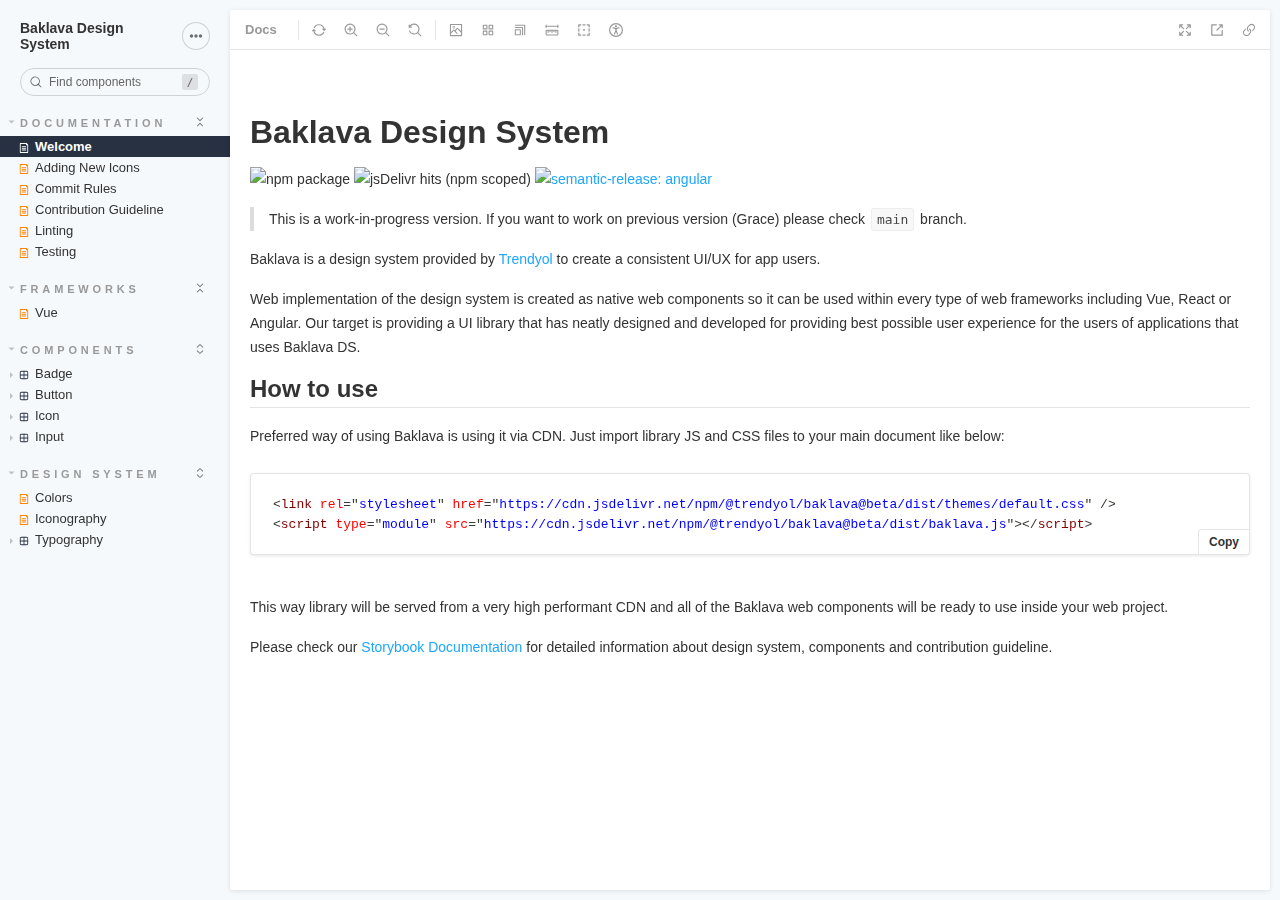
<file: index.html>
<!doctype html><html lang="en"><head><meta charset="utf-8"/><title>Baklava Design System</title><meta name="viewport" content="width=device-width,initial-scale=1"/><style>html, body {
    overflow: hidden;
    height: 100%;
    width: 100%;
    margin: 0;
    padding: 0;
  }

  * {
    box-sizing: border-box;
  }</style><script>/* globals window */
  /* eslint-disable no-underscore-dangle */
  try {
    if (window.top !== window) {
      window.__REACT_DEVTOOLS_GLOBAL_HOOK__ = window.top.__REACT_DEVTOOLS_GLOBAL_HOOK__;
    }
  } catch (e) {
    // eslint-disable-next-line no-console
    console.warn('unable to connect to top frame for connecting dev tools');
  }

  window.onerror = function onerror(message, source, line, column, err) {
    if (window.CONFIG_TYPE !== 'DEVELOPMENT') return;
    // eslint-disable-next-line no-var, vars-on-top
    var xhr = new window.XMLHttpRequest();
    xhr.open('POST', '/runtime-error');
    xhr.setRequestHeader('Content-Type', 'application/json;charset=UTF-8');
    xhr.send(
      JSON.stringify({
        /* eslint-disable object-shorthand */
        message: message,
        source: source,
        line: line,
        column: column,
        error: err && { message: err.message, name: err.name, stack: err.stack },
        origin: 'manager',
        /* eslint-enable object-shorthand */
      })
    );
  };</script><style>#root[hidden],
      #docs-root[hidden] {
        display: none !important;
      }</style></head><body><div id="root"></div><div id="docs-root"></div><script>window['CONFIG_TYPE'] = "PRODUCTION";
          
      
          
            window['LOGLEVEL'] = "info";
          
      
          
            window['FEATURES'] = {"postcss":false,"emotionAlias":false,"warnOnLegacyHierarchySeparator":true,"buildStoriesJson":true,"storyStoreV7":false,"modernInlineRender":false,"breakingChangesV7":false,"interactionsDebugger":true,"babelModeV7":false,"argTypeTargetsV7":false,"previewMdx2":false};
          
      
          
      
          
      
          
            window['DOCS_MODE'] = false;</script><script src="runtime~main.476c1a073f520f8c9773.manager.bundle.js"></script><script src="vendors~main.36faa65dfbc153fd3d54.manager.bundle.js"></script><script src="main.d59a8a608af8805299bd.manager.bundle.js"></script></body></html>
</file>
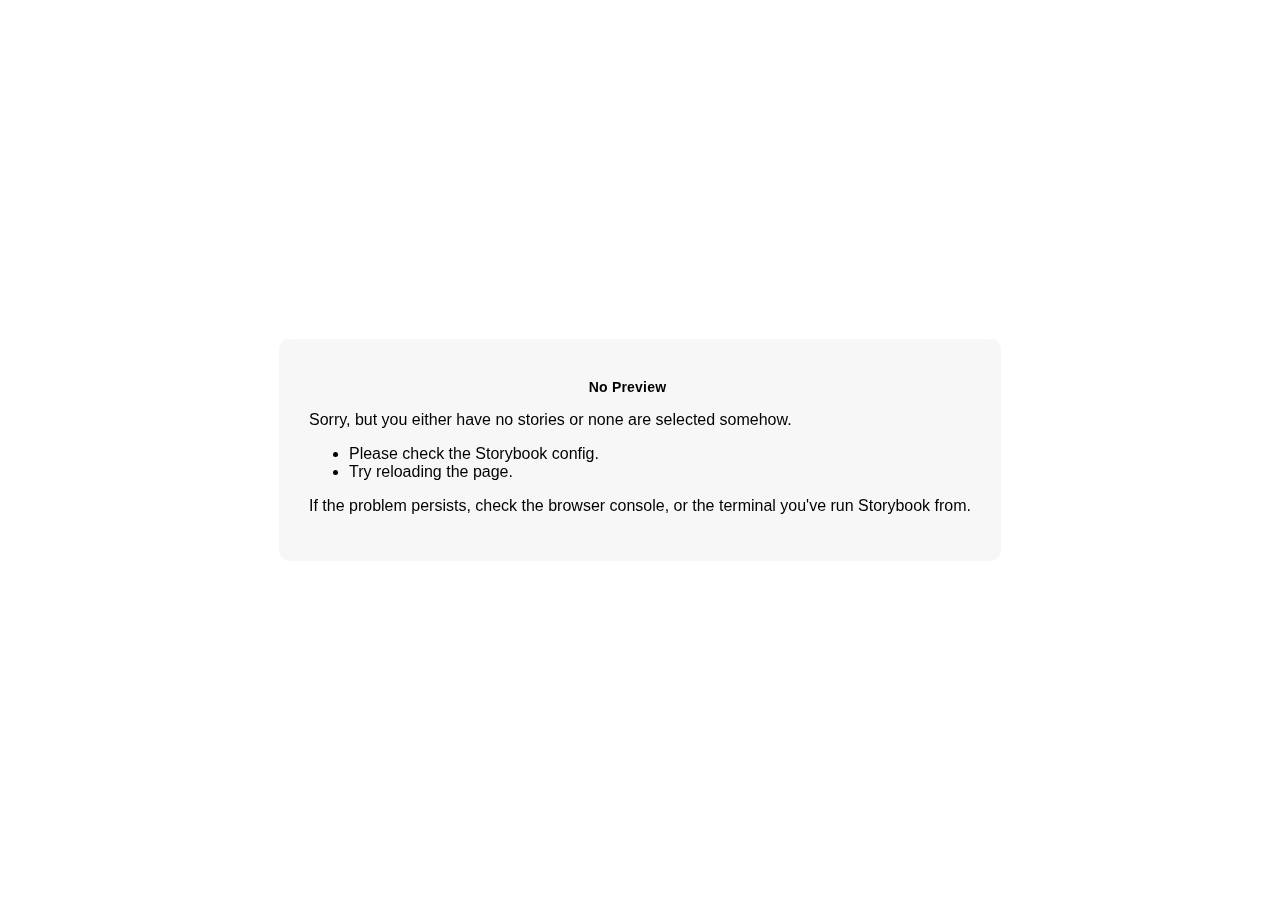
<file: iframe.html>
<!doctype html><html lang="en"><head><meta charset="utf-8"><title>Baklava Design System</title><meta name="viewport" content="width=device-width,initial-scale=1"><base target="_parent"><style>/* While we aren't showing the main block yet, but still preparing, we want everything the user
     has rendered, which may or may not be in #root, to be display none */
  .sb-show-preparing-story:not(.sb-show-main) > :not(.sb-preparing-story) {
    display: none;
  }

  .sb-show-preparing-docs:not(.sb-show-main) > :not(.sb-preparing-docs) {
    display: none;
  }

  /* Hide our own blocks when we aren't supposed to be showing them */
  :not(.sb-show-preparing-story) > .sb-preparing-story,
  :not(.sb-show-preparing-docs) > .sb-preparing-docs,
  :not(.sb-show-nopreview) > .sb-nopreview,
  :not(.sb-show-errordisplay) > .sb-errordisplay {
    display: none;
  }

  .sb-show-main.sb-main-centered {
    margin: 0;
    display: flex;
    align-items: center;
    min-height: 100vh;
  }

  .sb-show-main.sb-main-centered #root {
    box-sizing: border-box;
    margin: auto;
    padding: 1rem;
    max-height: 100%; /* Hack for centering correctly in IE11 */
  }

  /* Vertical centering fix for IE11 */
  @media screen and (-ms-high-contrast: none), (-ms-high-contrast: active) {
    .sb-show-main.sb-main-centered:after {
      content: '';
      min-height: inherit;
      font-size: 0;
    }
  }

  .sb-show-main.sb-main-fullscreen {
    margin: 0;
    padding: 0;
    display: block;
  }

  .sb-show-main.sb-main-padded {
    margin: 0;
    padding: 1rem;
    display: block;
    box-sizing: border-box;
  }

  .sb-wrapper {
    position: fixed;
    top: 0;
    bottom: 0;
    left: 0;
    right: 0;
    padding: 20px;
    font-family: 'Nunito Sans', -apple-system, '.SFNSText-Regular', 'San Francisco',
      BlinkMacSystemFont, 'Segoe UI', 'Helvetica Neue', Helvetica, Arial, sans-serif;
    -webkit-font-smoothing: antialiased;
    overflow: auto;
  }

  .sb-heading {
    font-size: 14px;
    font-weight: 600;
    letter-spacing: 0.2px;
    margin: 10px 0;
    padding-right: 25px;
  }

  .sb-nopreview {
    display: flex;
    align-content: center;
    justify-content: center;
  }

  .sb-nopreview_main {
    margin: auto;
    padding: 30px;
    border-radius: 10px;
    background: rgba(0, 0, 0, 0.03);
  }

  .sb-nopreview_heading {
    text-align: center;
  }

  .sb-errordisplay {
    border: 20px solid rgb(187, 49, 49);
    background: #222;
    color: #fff;
    z-index: 999999;
  }

  .sb-errordisplay_code {
    padding: 10px;
    background: #000;
    color: #eee;
    font-family: 'Operator Mono', 'Fira Code Retina', 'Fira Code', 'FiraCode-Retina', 'Andale Mono',
      'Lucida Console', Consolas, Monaco, monospace;
  }

  .sb-errordisplay pre {
    white-space: pre-wrap;
  }

  @-webkit-keyframes sb-rotate360 {
    from {
      transform: rotate(0deg);
    }
    to {
      transform: rotate(360deg);
    }
  }
  @keyframes sb-rotate360 {
    from {
      transform: rotate(0deg);
    }
    to {
      transform: rotate(360deg);
    }
  }
  @-webkit-keyframes sb-glow {
    0%,
    100% {
      opacity: 1;
    }
    50% {
      opacity: 0.4;
    }
  }
  @keyframes sb-glow {
    0%,
    100% {
      opacity: 1;
    }
    50% {
      opacity: 0.4;
    }
  }

  /* We display the preparing loaders *over* the rendering story */
  .sb-preparing-story,
  .sb-preparing-docs {
    background-color: white;
    /* Maximum possible z-index. It would be better to use stacking contexts to ensure it's always
    on top, but this isn't possible as it would require making CSS changes that could affect user code */
    z-index: 2147483647;
  }

  .sb-loader {
    -webkit-animation: sb-rotate360 0.7s linear infinite;
    animation: sb-rotate360 0.7s linear infinite;
    border-color: rgba(97, 97, 97, 0.29);
    border-radius: 50%;
    border-style: solid;
    border-top-color: #646464;
    border-width: 2px;
    display: inline-block;
    height: 32px;
    left: 50%;
    margin-left: -16px;
    margin-top: -16px;
    mix-blend-mode: difference;
    overflow: hidden;
    position: absolute;
    top: 50%;
    transition: all 200ms ease-out;
    vertical-align: top;
    width: 32px;
    z-index: 4;
  }

  .sb-previewBlock {
    background: #fff;
    border: 1px solid rgba(0, 0, 0, 0.1);
    border-radius: 4px;
    box-shadow: rgba(0, 0, 0, 0.1) 0 1px 3px 0;
    margin: 25px auto 40px;
    max-width: 600px;
  }

  .sb-previewBlock_header {
    align-items: center;
    box-shadow: rgba(0, 0, 0, 0.1) 0 -1px 0 0 inset;
    display: flex;
    gap: 14px;
    height: 40px;
    padding: 0 12px;
  }

  .sb-previewBlock_icon {
    -webkit-animation: sb-glow 1.5s ease-in-out infinite;
    animation: sb-glow 1.5s ease-in-out infinite;
    background: #e6e6e6;
    height: 14px;
    width: 14px;
  }
  .sb-previewBlock_icon:last-child {
    margin-left: auto;
  }

  .sb-previewBlock_body {
    -webkit-animation: sb-glow 1.5s ease-in-out infinite;
    animation: sb-glow 1.5s ease-in-out infinite;
    height: 182px;
    position: relative;
  }

  .sb-argstableBlock {
    border-collapse: collapse;
    border-spacing: 0;
    font-size: 13px;
    line-height: 20px;
    margin: 25px auto 40px;
    max-width: 600px;
    text-align: left;
    width: 100%;
  }
  .sb-argstableBlock th:first-of-type,
  .sb-argstableBlock td:first-of-type {
    padding-left: 20px;
  }
  .sb-argstableBlock th:nth-of-type(2),
  .sb-argstableBlock td:nth-of-type(2) {
    width: 35%;
  }
  .sb-argstableBlock th:nth-of-type(3),
  .sb-argstableBlock td:nth-of-type(3) {
    width: 15%;
  }
  .sb-argstableBlock th:laste-of-type,
  .sb-argstableBlock td:laste-of-type {
    width: 25%;
    padding-right: 20px;
  }
  .sb-argstableBlock th span,
  .sb-argstableBlock td span {
    -webkit-animation: sb-glow 1.5s ease-in-out infinite;
    animation: sb-glow 1.5s ease-in-out infinite;
    background-color: rgba(0, 0, 0, 0.1);
    border-radius: 0;
    box-shadow: none;
    color: transparent;
  }
  .sb-argstableBlock th {
    padding: 10px 15px;
  }

  .sb-argstableBlock-body {
    border-radius: 4px;
    box-shadow: rgba(0, 0, 0, 0.1) 0 1px 3px 1px, rgba(0, 0, 0, 0.065) 0 0 0 1px;
  }
  .sb-argstableBlock-body tr {
    background: transparent;
    overflow: hidden;
  }
  .sb-argstableBlock-body tr:not(:first-child) {
    border-top: 1px solid #e6e6e6;
  }
  .sb-argstableBlock-body tr:first-child td:first-child {
    border-top-left-radius: 4px;
  }
  .sb-argstableBlock-body tr:first-child td:last-child {
    border-top-right-radius: 4px;
  }
  .sb-argstableBlock-body tr:last-child td:first-child {
    border-bottom-left-radius: 4px;
  }
  .sb-argstableBlock-body tr:last-child td:last-child {
    border-bottom-right-radius: 4px;
  }
  .sb-argstableBlock-body td {
    background: #fff;
    padding-bottom: 10px;
    padding-top: 10px;
    vertical-align: top;
  }
  .sb-argstableBlock-body td:not(:first-of-type) {
    padding-left: 15px;
    padding-right: 15px;
  }
  .sb-argstableBlock-body button {
    -webkit-animation: sb-glow 1.5s ease-in-out infinite;
    animation: sb-glow 1.5s ease-in-out infinite;
    background-color: rgba(0, 0, 0, 0.1);
    border: 0;
    border-radius: 0;
    box-shadow: none;
    color: transparent;
    display: inline;
    font-size: 12px;
    line-height: 1;
    padding: 10px 16px;
  }

  .sb-argstableBlock-summary {
    margin-top: 4px;
  }

  .sb-argstableBlock-code {
    margin-right: 4px;
    margin-bottom: 4px;
    padding: 2px 5px;
  }</style><script>/* globals window */
  /* eslint-disable no-underscore-dangle */
  try {
    if (window.top !== window) {
      window.__REACT_DEVTOOLS_GLOBAL_HOOK__ = window.top.__REACT_DEVTOOLS_GLOBAL_HOOK__;
      window.__VUE_DEVTOOLS_GLOBAL_HOOK__ = window.top.__VUE_DEVTOOLS_GLOBAL_HOOK__;
      window.top.__VUE_DEVTOOLS_CONTEXT__ = window.document;
    }
  } catch (e) {
    // eslint-disable-next-line no-console
    console.warn('unable to connect to top frame for connecting dev tools');
  }

  window.onerror = function onerror(message, source, line, column, err) {
    if (window.CONFIG_TYPE !== 'DEVELOPMENT') return;
    // eslint-disable-next-line no-var, vars-on-top
    var xhr = new window.XMLHttpRequest();
    xhr.open('POST', '/runtime-error');
    xhr.setRequestHeader('Content-Type', 'application/json;charset=UTF-8');
    xhr.send(
      JSON.stringify({
        /* eslint-disable object-shorthand */
        message: message,
        source: source,
        line: line,
        column: column,
        error: err && { message: err.message, name: err.name, stack: err.stack },
        origin: 'preview',
        /* eslint-enable object-shorthand */
      })
    );
  };</script><link rel="stylesheet" href="./themes/default.css"><script type="module" src="./baklava.js"></script><style>.innerZoomElementWrapper > * {
        vertical-align: top;
    }</style><style>#root[hidden],
      #docs-root[hidden] {
        display: none !important;
      }</style></head><body><div class="sb-preparing-story sb-wrapper"><div class="sb-loader"></div></div><div class="sb-preparing-docs sb-wrapper"><div class="sb-previewBlock"><div class="sb-previewBlock_header"><div class="sb-previewBlock_icon"></div><div class="sb-previewBlock_icon"></div><div class="sb-previewBlock_icon"></div><div class="sb-previewBlock_icon"></div></div><div class="sb-previewBlock_body"><div class="sb-loader"></div></div></div><table aria-hidden="true" class="sb-argstableBlock"><thead class="sb-argstableBlock-head"><tr><th><span>Name</span></th><th><span>Description</span></th><th><span>Default</span></th><th><span>Control</span></th></tr></thead><tbody class="sb-argstableBlock-body"><tr><td><span>propertyName</span><span title="Required">*</span></td><td><div><span>This is a short description</span></div><div class="sb-argstableBlock-summary"><div><span class="sb-argstableBlock-code">summary</span></div></div></td><td><div><span class="sb-argstableBlock-code">defaultValue</span></div></td><td><button>Set string</button></td></tr><tr><td><span>propertyName</span><span>*</span></td><td><div><span>This is a short description</span></div><div class="sb-argstableBlock-summary"><div><span class="sb-argstableBlock-code">summary</span></div></div></td><td><div><span class="sb-argstableBlock-code">defaultValue</span></div></td><td><button>Set string</button></td></tr><tr><td><span>propertyName</span><span>*</span></td><td><div><span>This is a short description</span></div><div class="sb-argstableBlock-summary"><div><span class="sb-argstableBlock-code">summary</span></div></div></td><td><div><span class="sb-argstableBlock-code">defaultValue</span></div></td><td><button>Set string</button></td></tr></tbody></table></div><div class="sb-nopreview sb-wrapper"><div class="sb-nopreview_main"><h1 class="sb-nopreview_heading sb-heading">No Preview</h1><p>Sorry, but you either have no stories or none are selected somehow.</p><ul><li>Please check the Storybook config.</li><li>Try reloading the page.</li></ul><p>If the problem persists, check the browser console, or the terminal you've run Storybook from.</p></div></div><div class="sb-errordisplay sb-wrapper"><pre id="error-message" class="sb-heading"></pre><pre class="sb-errordisplay_code"><code id="error-stack"></code></pre></div><div id="root"></div><div id="docs-root"></div><script>window['CONFIG_TYPE'] = "PRODUCTION";
          
      
          
            window['LOGLEVEL'] = "info";
          
      
          
            window['FRAMEWORK_OPTIONS'] = {};
          
      
          
      
          
            window['FEATURES'] = {"postcss":false,"emotionAlias":false,"warnOnLegacyHierarchySeparator":true,"buildStoriesJson":true,"storyStoreV7":false,"modernInlineRender":false,"breakingChangesV7":false,"interactionsDebugger":true,"babelModeV7":false,"argTypeTargetsV7":false,"previewMdx2":false};
          
      
          
      
          
            window['STORIES'] = [{"titlePrefix":"","directory":".","files":"*.md","importPathMatcher":"^\\.[\\\\/](?:(?!\\.)(?=.)[^/]*?\\.md)$"},{"titlePrefix":"","directory":"./docs","files":"**/*.stories.mdx","importPathMatcher":"^\\.[\\\\/](?:docs(?:\\/(?!\\.)(?:(?:(?!(?:^|\\/)\\.).)*?)\\/|\\/|$)(?!\\.)(?=.)[^/]*?\\.stories\\.mdx)$"},{"titlePrefix":"","directory":"./src","files":"**/*.stories.mdx","importPathMatcher":"^\\.[\\\\/](?:src(?:\\/(?!\\.)(?:(?:(?!(?:^|\\/)\\.).)*?)\\/|\\/|$)(?!\\.)(?=.)[^/]*?\\.stories\\.mdx)$"}];</script><script src="runtime~main.0d20ff55.iframe.bundle.js"></script><script src="vendors~main.2d7a90da.iframe.bundle.js"></script><script src="main.86f734eb.iframe.bundle.js"></script></body></html>
</file>
<file: themes/default.css>
@font-face{font-family:RubikVariable;font-style:normal;font-display:swap;font-weight:300 900;src:url(../assets/rubik-cyrillic-variable-wghtOnly-normal.woff2) format("woff2");unicode-range:U+0301,U+0400-045F,U+0490-0491,U+04B0-04B1,U+2116}@font-face{font-family:RubikVariable;font-style:normal;font-display:swap;font-weight:300 900;src:url(../assets/rubik-cyrillic-ext-variable-wghtOnly-normal.woff2) format("woff2");unicode-range:U+0460-052F,U+1C80-1C88,U+20B4,U+2DE0-2DFF,U+A640-A69F,U+FE2E-FE2F}@font-face{font-family:RubikVariable;font-style:normal;font-display:swap;font-weight:300 900;src:url(../assets/rubik-hebrew-variable-wghtOnly-normal.woff2) format("woff2");unicode-range:U+0590-05FF,U+200C-2010,U+20AA,U+25CC,U+FB1D-FB4F}@font-face{font-family:RubikVariable;font-style:normal;font-display:swap;font-weight:300 900;src:url(../assets/rubik-latin-variable-wghtOnly-normal.woff2) format("woff2");unicode-range:U+0000-00FF,U+0131,U+0152-0153,U+02BB-02BC,U+02C6,U+02DA,U+02DC,U+2000-206F,U+2074,U+20AC,U+2122,U+2191,U+2193,U+2212,U+2215,U+FEFF,U+FFFD}@font-face{font-family:RubikVariable;font-style:normal;font-display:swap;font-weight:300 900;src:url(../assets/rubik-latin-ext-variable-wghtOnly-normal.woff2) format("woff2");unicode-range:U+0100-024F,U+0259,U+1E00-1EFF,U+2020,U+20A0-20AB,U+20AD-20CF,U+2113,U+2C60-2C7F,U+A720-A7FF}:root{--bl-color-primary: #f27a1a;--bl-color-primary-hover: #ef6114;--bl-color-secondary: #273142;--bl-color-secondary-hover: #0f131a;--bl-color-tertiary: #f1f2f7;--bl-color-tertiary-hover: #d5d9e1;--bl-color-success: #0bc15c;--bl-color-success-hover: #09a44e;--bl-color-danger: #ff5043;--bl-color-danger-hover: #ff3028;--bl-color-warning: #ffb600;--bl-color-warning-hover: #ff9800;--bl-color-alternative: #5794ff;--bl-color-alternative-hover: #3469ff;--bl-color-featured: #8c4eff;--bl-color-featured-hover: #5e2eff;--bl-color-primary-background: #fff;--bl-color-accent-primary-background: #fef2e8;--bl-color-secondary-background: #f1f2f7;--bl-color-tertiary-background: #f7f7fa;--bl-color-success-background: #e7f9ef;--bl-color-danger-background: #ffeeec;--bl-color-warning-background: #fff8e6;--bl-color-alternative-background: #eef4ff;--bl-color-featured-background: #f4edff;--bl-color-content-primary: #273142;--bl-color-content-secondary: #6e7787;--bl-color-content-tertiary: #95a1b5;--bl-color-content-passive: #afbbca;--bl-color-border: #d5d9e1;--bl-size-4xs: .125rem;--bl-size-3xs: .25rem;--bl-size-2xs: .5rem;--bl-size-xs: .75rem;--bl-size-s: .875rem;--bl-size-m: 1rem;--bl-size-l: 1.25rem;--bl-size-xl: 1.5rem;--bl-size-2xl: 2rem;--bl-size-3xl: 2.5rem;--bl-size-4xl: 3rem;--bl-size-5xl: 4rem;--bl-size-6xl: 5rem;--bl-font-family: "RubikVariable", sans-serif;--bl-font-weight-light: 300;--bl-font-weight-regular: 400;--bl-font-weight-medium: 500;--bl-font-weight-semibold: 600;--bl-font-weight-bold: 700;--bl-font-size-2xs: .5rem;--bl-font-size-xs: .625rem;--bl-font-size-s: .75rem;--bl-font-size-m: .875rem;--bl-font-size-l: 1rem;--bl-font-size-xl: 1.25rem;--bl-font-size-2xl: 1.5rem;--bl-font-size-3xl: 1.75rem;--bl-font-size-4xl: 2rem;--bl-font-size-5xl: 3rem;--bl-font-size-6xl: 4rem;--bl-font-display-1: var(--bl-font-weight-bold) var(--bl-font-size-6xl) var(--bl-font-family);--bl-font-display-2: var(--bl-font-size-5xl) var(--bl-font-family);--bl-font-display-2-light: var(--bl-font-weight-light) var(--bl-font-display-2);--bl-font-display-2-regular: var(--bl-font-weight-regular) var(--bl-font-display-2);--bl-font-display-2-medium: var(--bl-font-weight-medium) var(--bl-font-display-2);--bl-font-display-2-semibold: var(--bl-font-weight-semibold) var(--bl-font-display-2);--bl-font-display-2-bold: var(--bl-font-weight-bold) var(--bl-font-display-2);--bl-font-title-1: var(--bl-font-size-xl) var(--bl-font-family);--bl-font-title-1-regular: var(--bl-font-weight-regular) var(--bl-font-title-1);--bl-font-title-1-medium: var(--bl-font-weight-medium) var(--bl-font-title-1);--bl-font-title-1-semibold: var(--bl-font-weight-semibold) var(--bl-font-title-1);--bl-font-title-1-bold: var(--bl-font-weight-bold) var(--bl-font-title-1);--bl-font-title-2: var(--bl-font-size-l) var(--bl-font-family);--bl-font-title-2-regular: var(--bl-font-weight-regular) var(--bl-font-title-2);--bl-font-title-2-medium: var(--bl-font-weight-medium) var(--bl-font-title-2);--bl-font-title-2-semibold: var(--bl-font-weight-semibold) var(--bl-font-title-2);--bl-font-title-2-bold: var(--bl-font-weight-bold) var(--bl-font-title-2);--bl-font-title-3: var(--bl-font-size-m) var(--bl-font-family);--bl-font-title-3-regular: var(--bl-font-weight-regular) var(--bl-font-title-3);--bl-font-title-3-medium: var(--bl-font-weight-medium) var(--bl-font-title-3);--bl-font-title-3-semibold: var(--bl-font-weight-semibold) var(--bl-font-title-3);--bl-font-title-3-bold: var(--bl-font-weight-bold) var(--bl-font-title-3);--bl-font-title-4: var(--bl-font-size-s) var(--bl-font-family);--bl-font-title-4-regular: var(--bl-font-weight-regular) var(--bl-font-title-4);--bl-font-title-4-medium: var(--bl-font-weight-medium) var(--bl-font-title-4);--bl-font-title-4-semibold: var(--bl-font-weight-semibold) var(--bl-font-title-4);--bl-font-title-4-bold: var(--bl-font-weight-bold) var(--bl-font-title-4);--bl-font-form-label: var(--bl-font-weight-medium) var(--bl-font-size-xs) var(--bl-font-family);--bl-font-caption-small-text: var(--bl-font-weight-bold) var(--bl-font-size-2xs) var(--bl-font-family);--bl-font-caption-text: var(--bl-font-weight-regular) var(--bl-font-size-s) var(--bl-font-family);--bl-font-caption-medium: var(--bl-font-weight-medium) var(--bl-font-size-s) var(--bl-font-family);--bl-font-caption-long-text: var(--bl-font-weight-regular) var(--bl-font-size-s) var(--bl-font-family)}:not(:defined){visibility:hidden}
/*# sourceMappingURL=default.css.map */
</file>
